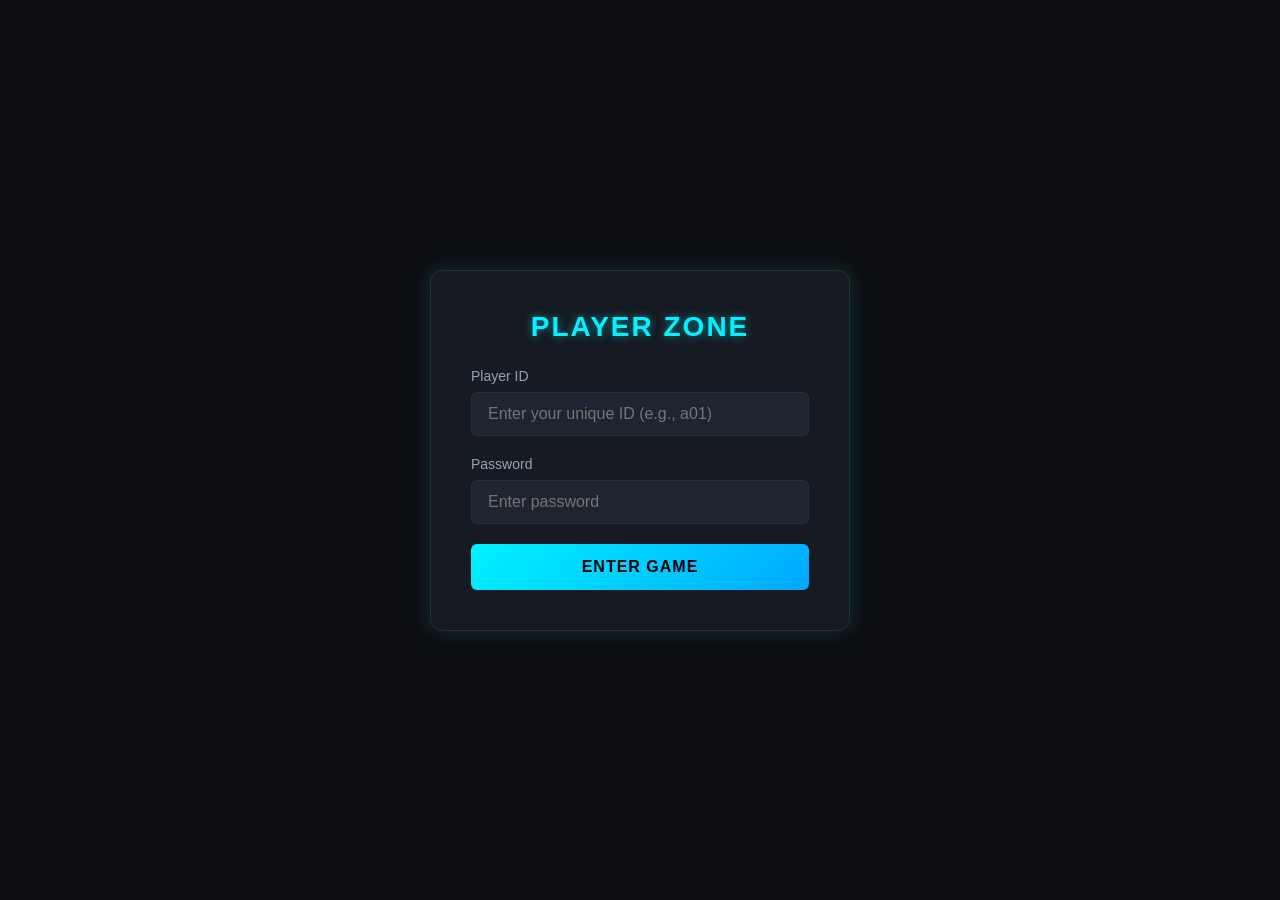
<file: index.html>
<!DOCTYPE html>
<html lang="en">
<head>
    <meta charset="UTF-8">
    <meta name="viewport" content="width=device-width, initial-scale=1.0">
    <title>A-TO-Z Bombay | Player Login</title>
    <link rel="stylesheet" href="./style.css">
</head>
<body>

    <div class="login-container">
        <h2>Player Zone</h2>
        <form id="playerLoginForm">
            <div class="input-group">
                <label for="playerEmail">Player ID</label>
                <input type="text" id="playerEmail" required placeholder="Enter your unique ID (e.g., a01)">
            </div>
            
            <div class="input-group">
                <label for="playerPassword">Password</label>
                <input type="password" id="playerPassword" required placeholder="Enter password">
            </div>
            
            <button type="submit" class="btn">Enter Game</button>
        </form>
    </div>

    <script type="module">
        // ==========================================
        // মোড সিলেক্টর (MODE SWITCHER)
        // ==========================================
        // অফলাইন মোড (বর্তমান):
        import { handlePlayerLogin } from "./auth-offline.js";

        // ভবিষ্যতে অনলাইন (Firebase) মোডে নিতে উপরের লাইনটি বন্ধ (//) করে নিচের লাইনটি চালু করবেন:
        // import { handlePlayerLogin } from "./auth.js";

        document.getElementById('playerLoginForm').addEventListener('submit', (e) => {
            e.preventDefault();
            const inputId = document.getElementById('playerEmail').value.trim();
            const pass = document.getElementById('playerPassword').value;

            if (!inputId || !pass) return;
            
            // সরাসরি আইডি পাঠানো হচ্ছে
            handlePlayerLogin(inputId, pass);
        });
    </script>
</body>
</html>
</file>
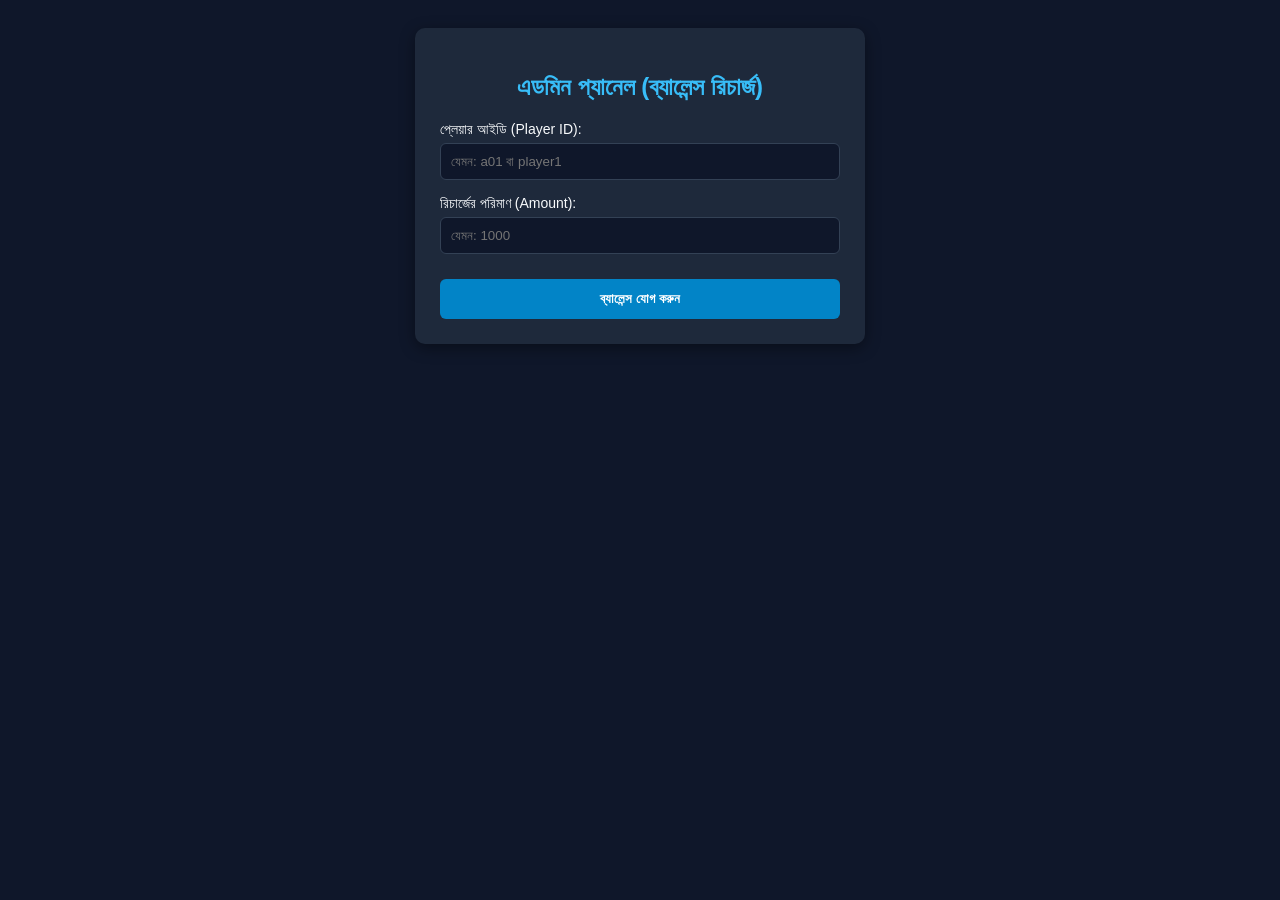
<file: admin.html>
<!DOCTYPE html>
<html lang="bn">
<head>
    <meta charset="UTF-8">
    <meta name="viewport" content="width=device-width, initial-scale=1.0">
    <title>Admin Panel - Player Balance Manager</title>
    <style>
        body { font-family: Arial, sans-serif; background: #0f172a; color: #f8fafc; padding: 20px; display: flex; justify-content: center; }
        .admin-card { background: #1e293b; padding: 25px; border-radius: 10px; width: 100%; max-width: 400px; box-shadow: 0 4px 15px rgba(0,0,0,0.4); }
        h2 { color: #38bdf8; text-align: center; margin-bottom: 20px; }
        .form-group { margin-bottom: 15px; }
        label { display: block; margin-bottom: 5px; font-size: 14px; }
        input { width: 100%; padding: 10px; border-radius: 6px; border: 1px solid #334155; background: #0f172a; color: #fff; box-sizing: border-box; }
        button { width: 100%; padding: 12px; background: #0284c7; color: white; border: none; border-radius: 6px; font-weight: bold; cursor: pointer; margin-top: 10px; }
        button:hover { background: #0369a1; }
        .msg { margin-top: 15px; padding: 10px; border-radius: 6px; text-align: center; display: none; }
        .msg.success { background: #166534; color: #4ade80; display: block; }
        .msg.error { background: #991b1b; color: #fca5a5; display: block; }
    </style>
</head>
<body>

    <div class="admin-card">
        <h2>এডমিন প্যানেল (ব্যালেন্স রিচার্জ)</h2>
        
        <div class="form-group">
            <label>প্লেয়ার আইডি (Player ID):</label>
            <input type="text" id="targetPlayerId" placeholder="যেমন: a01 বা player1">
        </div>
        
        <div class="form-group">
            <label>রিচার্জের পরিমাণ (Amount):</label>
            <input type="number" id="balanceAmount" placeholder="যেমন: 1000">
        </div>
        
        <button onclick="addPlayerBalance()">ব্যালেন্স যোগ করুন</button>
        
        <div id="statusMsg" class="msg"></div>
    </div>

    <script>
        function addPlayerBalance() {
            const playerId = document.getElementById('targetPlayerId').value.trim();
            const amount = parseFloat(document.getElementById('balanceAmount').value);
            const msgBox = document.getElementById('statusMsg');

            if (!playerId || isNaN(amount) || amount <= 0) {
                msgBox.className = "msg error";
                msgBox.innerText = "❌ সঠিক প্লেয়ার আইডি এবং টাকার পরিমাণ দিন!";
                return;
            }

            // লোকাল মেমরি (localStorage) থেকে ইউজার ডেটা আনা
            let users = JSON.parse(localStorage.getItem('game_users') || '{}');

            if (!users[playerId]) {
                // প্লেয়ার না থাকলে নতুন তৈরি করবে
                users[playerId] = {
                    id: playerId,
                    balance: 0,
                    winRate: 50 // ডিফল্ট পার্সেন্টেজ
                };
            }

            // ব্যালেন্স যোগ করা
            users[playerId].balance += amount;
            localStorage.setItem('game_users', JSON.stringify(users));

            msgBox.className = "msg success";
            msgBox.innerText = `✅ আইডি (${playerId})-এ ৳${amount} যোগ হয়েছে! বর্তমান ব্যালেন্স: ৳${users[playerId].balance}`;

            document.getElementById('targetPlayerId').value = '';
            document.getElementById('balanceAmount').value = '';
        }
    </script>
</body>
</html>
</file>
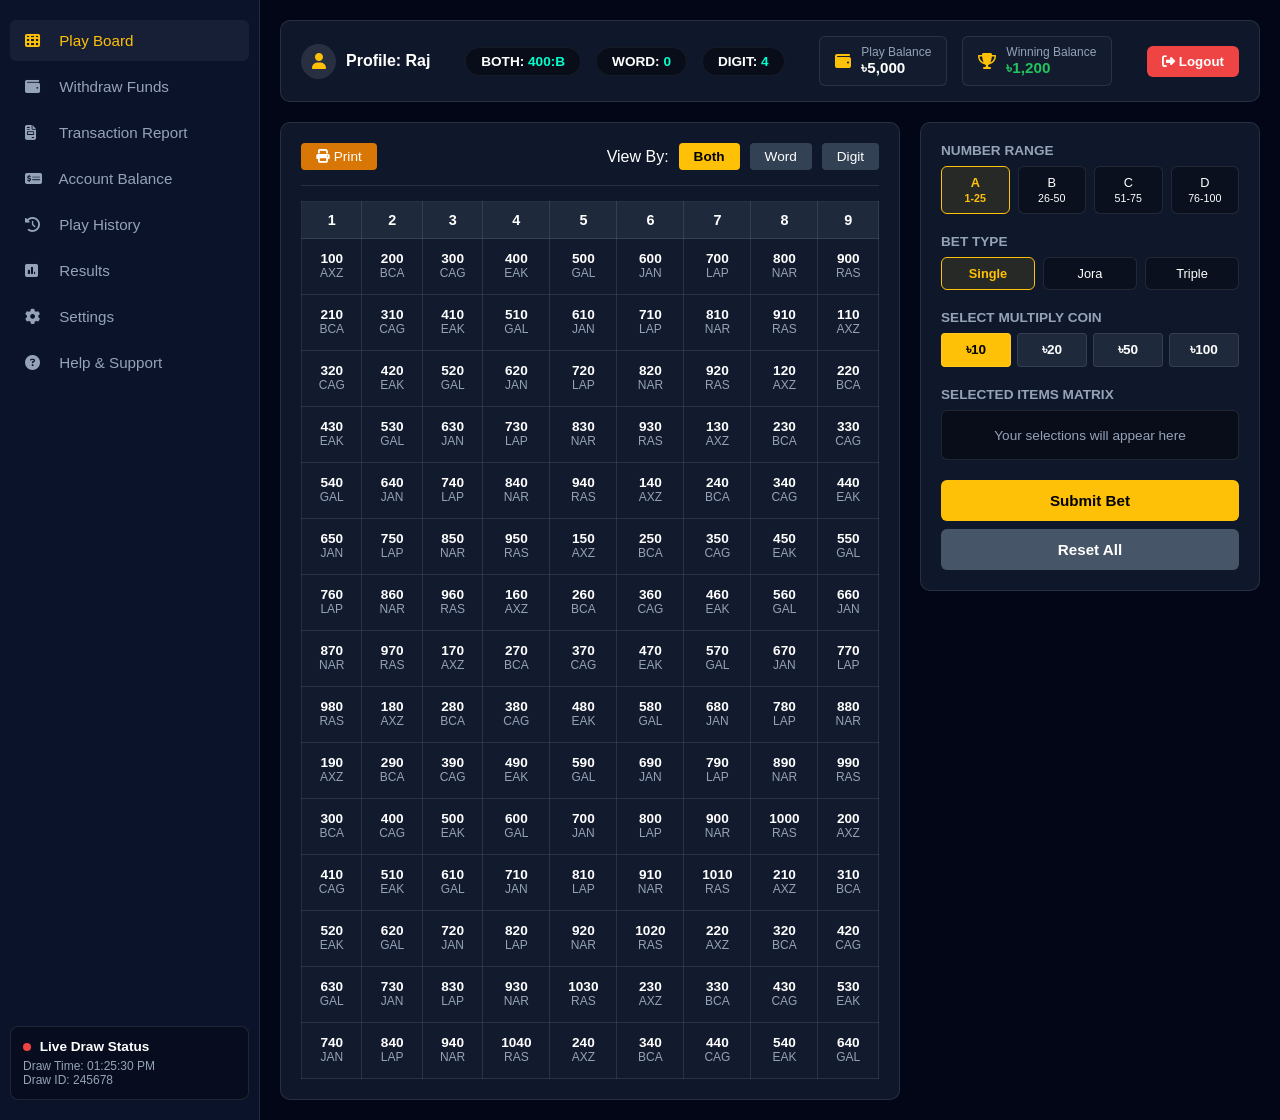
<file: player-dashboard.html>
<!DOCTYPE html>
<html lang="en" dir="ltr">
<head>
    <meta charset="UTF-8">
    <meta name="viewport" content="width=device-width, initial-scale=1.0">
    <title>A-TO-Z Patti - Premium Player Dashboard</title>
    <link rel="stylesheet" href="https://cdnjs.cloudflare.com/ajax/libs/font-awesome/6.4.0/css/all.min.css">
    <style>
        :root {
            --bg-dark-blue: #020617;
            --bg-sidebar: #0b132b;
            --bg-card: #0f172a;
            --gold-bright: #ffc107;
            --gold-glow: rgba(255, 193, 7, 0.4);
            --border-color: rgba(255, 255, 255, 0.1);
            --text-white: #ffffff;
            --neon-accent: #00ffcc;
        }

        * {
            user-select: none;
            -webkit-user-select: none;
            box-sizing: border-box;
            margin: 0;
            padding: 0;
        }

        body {
            background-color: var(--bg-dark-blue);
            color: var(--text-white);
            font-family: 'Segoe UI', Tahoma, Geneva, Verdana, sans-serif;
            display: flex;
            min-height: 100vh;
            overflow-x: hidden;
        }

        .sidebar {
            width: 260px;
            background-color: var(--bg-sidebar);
            border-right: 1px solid var(--border-color);
            display: flex;
            flex-direction: column;
            justify-content: space-between;
            padding: 20px 10px;
            flex-shrink: 0;
        }

        .sidebar-menu {
            list-style: none;
        }

        .menu-item {
            padding: 12px 15px;
            color: #94a3b8;
            cursor: pointer;
            border-radius: 6px;
            margin-bottom: 5px;
            transition: all 0.3s;
            font-size: 0.95rem;
        }

        .menu-item i {
            margin-right: 10px;
            width: 20px;
        }

        .menu-item.active, .menu-item:hover {
            background-color: rgba(255, 255, 255, 0.05);
            color: var(--gold-bright);
        }

        .live-draw-box {
            background: rgba(0, 0, 0, 0.3);
            border: 1px solid var(--border-color);
            padding: 12px;
            border-radius: 8px;
            margin-top: 20px;
        }

        .live-pulse {
            display: inline-block;
            width: 8px;
            height: 8px;
            background-color: #ef4444;
            border-radius: 5px;
            margin-right: 5px;
        }

        .main-container {
            flex: 1;
            display: flex;
            flex-direction: column;
            padding: 20px;
            overflow-y: auto;
        }

        .topbar {
            display: flex;
            justify-content: space-between;
            align-items: center;
            background-color: var(--bg-card);
            padding: 15px 20px;
            border-radius: 10px;
            border: 1px solid var(--border-color);
            margin-bottom: 20px;
        }

        .profile-section {
            display: flex;
            align-items: center;
            gap: 10px;
        }

        .avatar {
            width: 35px;
            height: 35px;
            background: rgba(255,255,255,0.1);
            border-radius: 50%;
            display: flex;
            align-items: center;
            justify-content: center;
            color: var(--gold-bright);
        }

        .live-mode-status-wrapper {
            display: flex;
            gap: 15px;
        }

        .mode-status-item {
            background: rgba(0, 0, 0, 0.4);
            padding: 6px 15px;
            border-radius: 20px;
            border: 1px solid rgba(255,255,255,0.05);
            font-size: 0.85rem;
            font-weight: bold;
        }

        .mode-status-item span {
            color: var(--neon-accent);
        }

        .stats-container {
            display: flex;
            gap: 15px;
        }

        .stat-box {
            display: flex;
            align-items: center;
            gap: 10px;
            background: rgba(255,255,255,0.02);
            padding: 8px 15px;
            border-radius: 6px;
            border: 1px solid var(--border-color);
        }

        .stat-box i {
            color: var(--gold-bright);
        }

        .stat-label {
            font-size: 0.75rem;
            color: #94a3b8;
        }

        .stat-value {
            font-size: 0.95rem;
            font-weight: bold;
        }

        .btn-logout {
            background: #ef4444;
            color: white;
            border: none;
            padding: 8px 15px;
            border-radius: 6px;
            cursor: pointer;
            font-weight: bold;
        }

        .workspace {
            display: grid;
            grid-template-columns: 1fr 340px;
            gap: 20px;
            align-items: start;
        }

        .board-section {
            background-color: var(--bg-card);
            border: 1px solid var(--border-color);
            border-radius: 10px;
            padding: 20px;
        }

        .board-controls {
            display: flex;
            justify-content: space-between;
            align-items: center;
            margin-bottom: 15px;
            border-bottom: 1px solid var(--border-color);
            padding-bottom: 15px;
        }

        .control-group {
            display: flex;
            align-items: center;
            gap: 10px;
        }

        .btn-ctrl {
            background: #334155;
            color: white;
            border: none;
            padding: 6px 15px;
            border-radius: 4px;
            cursor: pointer;
            font-size: 0.85rem;
        }

        .btn-ctrl.active, .btn-ctrl:hover {
            background: var(--gold-bright);
            color: black;
            font-weight: bold;
        }

        .matrix-table {
            width: 100%;
            border-collapse: collapse;
            text-align: center;
        }

        .matrix-table th {
            background-color: #1e293b;
            color: var(--text-white);
            padding: 10px 5px;
            font-weight: bold;
            border: 1px solid var(--border-color);
            font-size: 0.9rem;
        }

        .matrix-table td {
            border: 1px solid var(--border-color);
            padding: 8px 4px;
            vertical-align: top;
            font-size: 0.85rem;
            background: rgba(255,255,255,0.01);
            cursor: pointer;
            transition: background 0.2s;
        }

        .matrix-table td:hover {
            background: rgba(255, 193, 7, 0.1);
        }

        .matrix-table td.selected-cell {
            background: rgba(255, 193, 7, 0.3) !important;
            border-color: var(--gold-bright);
        }

        .patti-item {
            margin-bottom: 2px;
            padding: 4px 2px;
            border-radius: 4px;
        }

        .patti-num {
            font-weight: bold;
            display: block;
        }

        .patti-word {
            font-size: 0.75rem;
            color: #94a3b8;
            display: block;
        }

        .betting-panel {
            background-color: var(--bg-card);
            border: 1px solid var(--border-color);
            border-radius: 10px;
            padding: 20px;
            display: flex;
            flex-direction: column;
            gap: 20px;
        }

        .panel-title {
            font-size: 0.85rem;
            color: #94a3b8;
            font-weight: bold;
            text-transform: uppercase;
            margin-bottom: 8px;
        }

        .panel-row {
            display: grid;
            grid-template-columns: repeat(4, 1fr);
            gap: 8px;
        }

        .btn-bet-opt {
            background: rgba(0, 0, 0, 0.3);
            color: white;
            border: 1px solid var(--border-color);
            padding: 8px 4px;
            border-radius: 6px;
            cursor: pointer;
            font-size: 0.8rem;
            text-align: center;
        }

        .btn-bet-opt.active {
            background: rgba(255, 193, 7, 0.1);
            color: var(--gold-bright);
            border-color: var(--gold-bright);
            font-weight: bold;
        }

        .coin-grid {
            display: grid;
            grid-template-columns: repeat(4, 1fr);
            gap: 6px;
        }

        .coin-btn {
            background: #1e293b;
            color: white;
            border: 1px solid rgba(255,255,255,0.1);
            padding: 8px 0;
            border-radius: 4px;
            cursor: pointer;
            font-weight: bold;
            font-size: 0.85rem;
        }

        .coin-btn.selected-coin {
            background: var(--gold-bright);
            color: black;
        }

        .selection-display {
            background: rgba(0,0,0,0.4);
            border: 1px solid var(--border-color);
            border-radius: 6px;
            padding: 12px;
            font-size: 0.85rem;
            color: #94a3b8;
            text-align: center;
            min-height: 50px;
            display: flex;
            align-items: center;
            justify-content: center;
        }

        .btn-action {
            width: 100%;
            padding: 12px;
            border-radius: 6px;
            border: none;
            cursor: pointer;
            font-weight: bold;
            font-size: 0.95rem;
        }

        .btn-submit-bet {
            background: var(--gold-bright);
            color: black;
            margin-bottom: 8px;
        }

        .btn-reset {
            background: #475569;
            color: white;
        }
    </style>
</head>
<body>

    <div class="sidebar">
        <ul class="sidebar-menu">
            <li class="menu-item active"><i class="fa-solid fa-table-cells"></i> Play Board</li>
            <li class="menu-item"><i class="fa-solid fa-wallet"></i> Withdraw Funds</li>
            <li class="menu-item"><i class="fa-solid fa-file-invoice"></i> Transaction Report</li>
            <li class="menu-item"><i class="fa-solid fa-money-check-dollar"></i> Account Balance</li>
            <li class="menu-item"><i class="fa-solid fa-history"></i> Play History</li>
            <li class="menu-item"><i class="fa-solid fa-square-poll-vertical"></i> Results</li>
            <li class="menu-item"><i class="fa-solid fa-gear"></i> Settings</li>
            <li class="menu-item"><i class="fa-solid fa-circle-question"></i> Help & Support</li>
        </ul>
        <div class="live-draw-box">
            <div style="font-size: 0.85rem; font-weight: bold;"><span class="live-pulse"></span> Live Draw Status</div>
            <div id="txtDrawTime" style="font-size: 0.75rem; color: #94a3b8; margin-top:5px;">Draw Time: 01:25:30 PM</div>
            <div id="txtDrawId" style="font-size: 0.75rem; color: #94a3b8;">Draw ID: 245678</div>
        </div>
    </div>

    <div class="main-container">
        <div class="topbar">
            <div class="profile-section">
                <div class="avatar"><i class="fa-solid fa-user"></i></div>
                <div id="lblPlayerId" style="font-weight:bold;">Profile: Raj</div>
            </div>
            <div class="live-mode-status-wrapper">
                <div class="mode-status-item">BOTH: <span id="lblLiveBoth">400:B</span></div>
                <div class="mode-status-item">WORD: <span id="lblLiveWord">0</span></div>
                <div class="mode-status-item">DIGIT: <span id="lblLiveDigit">4</span></div>
            </div>
            <div class="stats-container">
                <div class="stat-box">
                    <i class="fa-solid fa-wallet"></i>
                    <div>
                        <div class="stat-label">Play Balance</div>
                        <div class="stat-value" id="txtPlayPoints">৳5,000</div>
                    </div>
                </div>
                <div class="stat-box">
                    <i class="fa-solid fa-trophy"></i>
                    <div>
                        <div class="stat-label">Winning Balance</div>
                        <div class="stat-value" id="txtWinPoints" style="color: #22c55e;">৳1,200</div>
                    </div>
                </div>
            </div>
            <button class="btn-logout"><i class="fa-solid fa-right-from-bracket"></i> Logout</button>
        </div>

        <div class="workspace">
            <div class="board-section">
                <div class="board-controls">
                    <button class="btn-ctrl" style="background:#d97706;"><i class="fa-solid fa-print"></i> Print</button>
                    <div class="control-group">
                        <span>View By:</span>
                        <button class="btn-ctrl view-by-btn active" data-mode="Both">Both</button>
                        <button class="btn-ctrl view-by-btn" data-mode="Word">Word</button>
                        <button class="btn-ctrl view-by-btn" data-mode="Digit">Digit</button>
                    </div>
                </div>

                <div style="overflow-x: auto;">
                    <table class="matrix-table">
                        <thead>
                            <tr>
                                <th>1</th>
                                <th>2</th>
                                <th>3</th>
                                <th>4</th>
                                <th>5</th>
                                <th>6</th>
                                <th>7</th>
                                <th>8</th>
                                <th>9</th>
                            </tr>
                        </thead>
                        <tbody id="matrixBody"></tbody>
                    </table>
                </div>
            </div>

            <div class="betting-panel">
                <div>
                    <div class="panel-title">Number Range</div>
                    <div class="panel-row" id="numberRangeBox">
                        <button class="btn-bet-opt active" data-range="A">A<br><small>1-25</small></button>
                        <button class="btn-bet-opt" data-range="B">B<br><small>26-50</small></button>
                        <button class="btn-bet-opt" data-range="C">C<br><small>51-75</small></button>
                        <button class="btn-bet-opt" data-range="D">D<br><small>76-100</small></button>
                    </div>
                </div>

                <div>
                    <div class="panel-title">Bet Type</div>
                    <div class="panel-row" style="grid-template-columns: repeat(3, 1fr);" id="betTypeBox">
                        <button class="btn-bet-opt active" data-type="Single">Single</button>
                        <button class="btn-bet-opt" data-type="Jora">Jora</button>
                        <button class="btn-bet-opt" data-type="Triple">Triple</button>
                    </div>
                </div>

                <div>
                    <div class="panel-title">Select Multiply Coin</div>
                    <div class="coin-grid">
                        <button class="coin-btn selected-coin" data-coin="10">৳10</button>
                        <button class="coin-btn" data-coin="20">৳20</button>
                        <button class="coin-btn" data-coin="50">৳50</button>
                        <button class="coin-btn" data-coin="100">৳100</button>
                    </div>
                </div>

                <div>
                    <div class="panel-title">Selected Items Matrix</div>
                    <div class="selection-display" id="selectedItemsContainer">
                        Your selections will appear here
                    </div>
                </div>

                <div>
                    <button class="btn-action btn-submit-bet" id="btnSubmitBet">Submit Bet</button>
                    <button class="btn-action btn-reset" id="btnResetBoard">Reset All</button>
                </div>
            </div>
        </div>
    </div>

    <script>
        const mockData = [
            {num: "100", word: "AXZ"}, {num: "200", word: "BCA"}, {num: "300", word: "CAG"},
            {num: "400", word: "EAK"}, {num: "500", word: "GAL"}, {num: "600", word: "JAN"},
            {num: "700", word: "LAP"}, {num: "800", word: "NAR"}, {num: "900", word: "RAS"}
        ];

        let selectedPattis = new Set();
        let selectedCoinValue = 10;
        let activeViewMode = 'Both';
        let activeRange = 'A';
        let activeBetType = 'Single';
        let currentUser = 'Raj';

        function loadPlayerProfile() {
            const loggedInUser = sessionStorage.getItem('loggedInUser') || "Raj";
            sessionStorage.setItem('loggedInUser', loggedInUser);

            const lblPlayerId = document.getElementById('lblPlayerId');
            if (lblPlayerId) lblPlayerId.innerText = `Profile: ${loggedInUser}`;

            let users = JSON.parse(localStorage.getItem('game_users') || '{}');
            if (!users[loggedInUser]) {
                users[loggedInUser] = { balance: 5000, winBalance: 1200 };
                localStorage.setItem('game_users', JSON.stringify(users));
            }

            currentUser = loggedInUser;
            updateBalanceUI(users[loggedInUser].balance, users[loggedInUser].winBalance || 0);
        }

        function updateBalanceUI(balance, winBalance = 0) {
            const txtPlay = document.getElementById('txtPlayPoints');
            const txtWin = document.getElementById('txtWinPoints');
            if (txtPlay) txtPlay.innerText = `৳${Number(balance).toLocaleString()}`;
            if (txtWin) txtWin.innerText = `৳${Number(winBalance).toLocaleString()}`;
        }

        function initTable() {
            const tbody = document.getElementById('matrixBody');
            if (!tbody) return;

            tbody.innerHTML = "";
            selectedPattis.clear();
            updateSelectionSummary();

            for (let r = 0; r < 15; r++) {
                let tr = document.createElement('tr');
                for (let c = 0; c < 9; c++) {
                    let td = document.createElement('td');
                    let dataIndex = (r + c) % mockData.length;
                    let item = mockData[dataIndex];
                    let displayNum = parseInt(item.num) + (r * 10);
                    let uniqueId = `${displayNum}-${item.word}`;

                    td.innerHTML = `
                        <div class="patti-item" data-id="${uniqueId}">
                            <span class="patti-num">${displayNum}</span>
                            <span class="patti-word">${item.word}</span>
                        </div>
                    `;

                    td.addEventListener('click', function() {
                        if (selectedPattis.has(uniqueId)) {
                            selectedPattis.delete(uniqueId);
                            this.classList.remove('selected-cell');
                        } else {
                            selectedPattis.add(uniqueId);
                            this.classList.add('selected-cell');
                        }
                        updateSelectionSummary();
                    });

                    tr.appendChild(td);
                }
                tbody.appendChild(tr);
            }
            applyViewMode(activeViewMode);
        }

        function applyViewMode(mode) {
            activeViewMode = mode;
            const nums = document.querySelectorAll('.patti-num');
            const words = document.querySelectorAll('.patti-word');

            nums.forEach(el => {
                el.style.display = (mode === 'Word') ? 'none' : 'block';
            });
            words.forEach(el => {
                el.style.display = (mode === 'Digit') ? 'none' : 'block';
            });
        }

        function updateSelectionSummary() {
            const container = document.getElementById('selectedItemsContainer');
            if (!container) return;

            if (selectedPattis.size === 0) {
                container.innerText = "Your selections will appear here";
                return;
            }
            const totalBet = selectedPattis.size * selectedCoinValue;
            container.innerHTML = `<div>Selected: <strong>${selectedPattis.size}</strong> items | Range: <strong>${activeRange}</strong> | Type: <strong>${activeBetType}</strong><br>Total Stake: <strong style="color:var(--gold-bright)">৳${totalBet}</strong></div>`;
        }

        document.addEventListener("DOMContentLoaded", () => {
            loadPlayerProfile();
            initTable();

            // View By Buttons (Both / Word / Digit)
            document.querySelectorAll('.view-by-btn').forEach(btn => {
                btn.addEventListener('click', function() {
                    document.querySelectorAll('.view-by-btn').forEach(b => b.classList.remove('active'));
                    this.classList.add('active');
                    const mode = this.getAttribute('data-mode');
                    applyViewMode(mode);
                });
            });

            // Number Range Buttons (A / B / C / D)
            document.querySelectorAll('#numberRangeBox .btn-bet-opt').forEach(btn => {
                btn.addEventListener('click', function() {
                    document.querySelectorAll('#numberRangeBox .btn-bet-opt').forEach(b => b.classList.remove('active'));
                    this.classList.add('active');
                    activeRange = this.getAttribute('data-range');
                    updateSelectionSummary();
                });
            });

            // Bet Type Buttons (Single / Jora / Triple)
            document.querySelectorAll('#betTypeBox .btn-bet-opt').forEach(btn => {
                btn.addEventListener('click', function() {
                    document.querySelectorAll('#betTypeBox .btn-bet-opt').forEach(b => b.classList.remove('active'));
                    this.classList.add('active');
                    activeBetType = this.getAttribute('data-type');
                    updateSelectionSummary();
                });
            });

            // Coin Selection Buttons
            document.querySelectorAll('.coin-grid .coin-btn').forEach(btn => {
                btn.addEventListener('click', function() {
                    document.querySelectorAll('.coin-grid .coin-btn').forEach(b => b.classList.remove('selected-coin'));
                    this.classList.add('selected-coin');
                    selectedCoinValue = parseInt(this.getAttribute('data-coin'));
                    updateSelectionSummary();
                });
            });

            // Board Reset Action
            const btnReset = document.getElementById('btnResetBoard');
            if (btnReset) {
                btnReset.addEventListener('click', () => {
                    selectedPattis.clear();
                    document.querySelectorAll('.matrix-table td').forEach(cell => cell.classList.remove('selected-cell'));
                    updateSelectionSummary();
                });
            }

            // Bet Submit Action
            const btnSubmit = document.getElementById('btnSubmitBet');
            if (btnSubmit) {
                btnSubmit.addEventListener('click', () => {
                    if (selectedPattis.size === 0) {
                        alert("❌ অনুগ্রহ করে অন্তত একটি আইটেম সিলেক্ট করুন!");
                        return;
                    }

                    const totalAmount = selectedPattis.size * selectedCoinValue;
                    let users = JSON.parse(localStorage.getItem('game_users') || '{}');
                    let user = users[currentUser] || { balance: 5000, winBalance: 1200 };

                    if (user.balance < totalAmount) {
                        alert(`❌ আপনার পর্যাপ্ত ব্যালেন্স নেই!\nপ্রয়োজন: ৳${totalAmount}`);
                        return;
                    }

                    user.balance -= totalAmount;
                    users[currentUser] = user;
                    localStorage.setItem('game_users', JSON.stringify(users));

                    updateBalanceUI(user.balance, user.winBalance || 0);
                    alert(`✅ বেট সফল হয়েছে! ৳${totalAmount} কেটে নেওয়া হয়েছে।`);

                    selectedPattis.clear();
                    document.querySelectorAll('.matrix-table td').forEach(cell => cell.classList.remove('selected-cell'));
                    updateSelectionSummary();
                });
            }

            // Logout Action
            const btnLogout = document.querySelector('.btn-logout');
            if (btnLogout) {
                btnLogout.addEventListener('click', () => {
                    sessionStorage.removeItem('loggedInUser');
                    window.location.href = 'index.html';
                });
            }
        });
    </script>
</body>
</html>
</file>
<file: style.css>
/* ==========================================
   ATOZ BOMBAY - PREMIUM CYBER NEON THEME Engine
   ========================================== */

:root {
    --bg-color: #0d0f12;
    --panel-bg: #161a22;
    --neon-cyan: #00f3ff;
    --neon-pink: #ff0055;
    --text-color: #e2e8f0;
    --border-color: #262f3c;
    --success-color: #00ff66;
}

* {
    margin: 0;
    padding: 0;
    box-sizing: border-box;
    font-family: 'Segoe UI', Roboto, Helvetica, Arial, sans-serif;
}

body {
    background-color: var(--bg-color);
    color: var(--text-color);
    min-height: 100vh;
    display: flex;
    flex-direction: column;
    overflow-x: hidden;
}

/* লগইন কন্টেইনার স্টাইল */
.login-container {
    margin: auto;
    width: 100%;
    max-width: 420px;
    background: var(--panel-bg);
    padding: 40px;
    border-radius: 12px;
    border: 1px solid var(--border-color);
    box-shadow: 0 0 20px rgba(0, 243, 255, 0.15);
    text-align: center;
}

.login-container h2 {
    color: var(--neon-cyan);
    margin-bottom: 25px;
    font-size: 28px;
    letter-spacing: 2px;
    text-transform: uppercase;
    text-shadow: 0 0 8px rgba(0, 243, 255, 0.5);
}

.input-group {
    margin-bottom: 20px;
    text-align: left;
}

.input-group label {
    display: block;
    margin-bottom: 8px;
    font-size: 14px;
    color: #94a3b8;
}

.input-group input {
    width: 100%;
    padding: 12px 16px;
    background: #1e2530;
    border: 1px solid var(--border-color);
    border-radius: 6px;
    color: #fff;
    font-size: 16px;
    transition: all 0.3s ease;
}

.input-group input:focus {
    outline: none;
    border-color: var(--neon-cyan);
    box-shadow: 0 0 8px rgba(0, 243, 255, 0.3);
}

/* গ্লোবাল বাটন স্টাইল */
.btn {
    width: 100%;
    padding: 14px;
    background: linear-gradient(135deg, var(--neon-cyan), #00a8ff);
    border: none;
    border-radius: 6px;
    color: #000;
    font-size: 16px;
    font-weight: bold;
    cursor: pointer;
    text-transform: uppercase;
    letter-spacing: 1px;
    transition: all 0.3s ease;
}

.btn:hover {
    transform: translateY(-2px);
    box-shadow: 0 0 15px var(--neon-cyan);
}

.btn-danger {
    background: linear-gradient(135deg, var(--neon-pink), #b3003b);
    color: #fff;
}

.btn-danger:hover {
    box-shadow: 0 0 15px var(--neon-pink);
}

/* ড্যাশবোর্ড ও ম্যাট্রিক্স লেআউট স্টাইল (Admin & Player Dashboard) */
.dashboard-header {
    background: var(--panel-bg);
    padding: 20px 40px;
    display: flex;
    justify-content: space-between;
    align-items: center;
    border-bottom: 1px solid var(--border-color);
}

.dashboard-title {
    color: var(--neon-cyan);
    font-size: 24px;
    text-transform: uppercase;
    letter-spacing: 1px;
}

.main-content {
    padding: 40px;
    flex: 1;
}

/* ২২০ পাত্তি ম্যাট্রিক্স গ্রিড */
.matrix-grid {
    display: grid;
    grid-template-columns: repeat(auto-fill, minmax(100px, 100px));
    gap: 12px;
    margin-top: 25px;
    justify-content: center;
}

.patti-card {
    background: var(--panel-bg);
    border: 1px solid var(--border-color);
    padding: 15px 10px;
    border-radius: 8px;
    text-align: center;
    cursor: pointer;
    transition: all 0.2s ease;
}

.patti-card:hover {
    border-color: var(--neon-cyan);
    transform: scale(1.05);
}

.patti-number {
    font-size: 18px;
    font-weight: bold;
    color: #fff;
    display: block;
}

.patti-value {
    font-size: 14px;
    color: var(--success-color);
    margin-top: 4px;
    display: block;
}

/* রেসপন্সিভ ডিজাইন ইউটিলিটি */
@media (max-width: 768px) {
    .dashboard-header {
        padding: 20px;
        flex-direction: column;
        gap: 15px;
        text-align: center;
    }
    .main-content {
        padding: 20px;
    }
}
</file>
